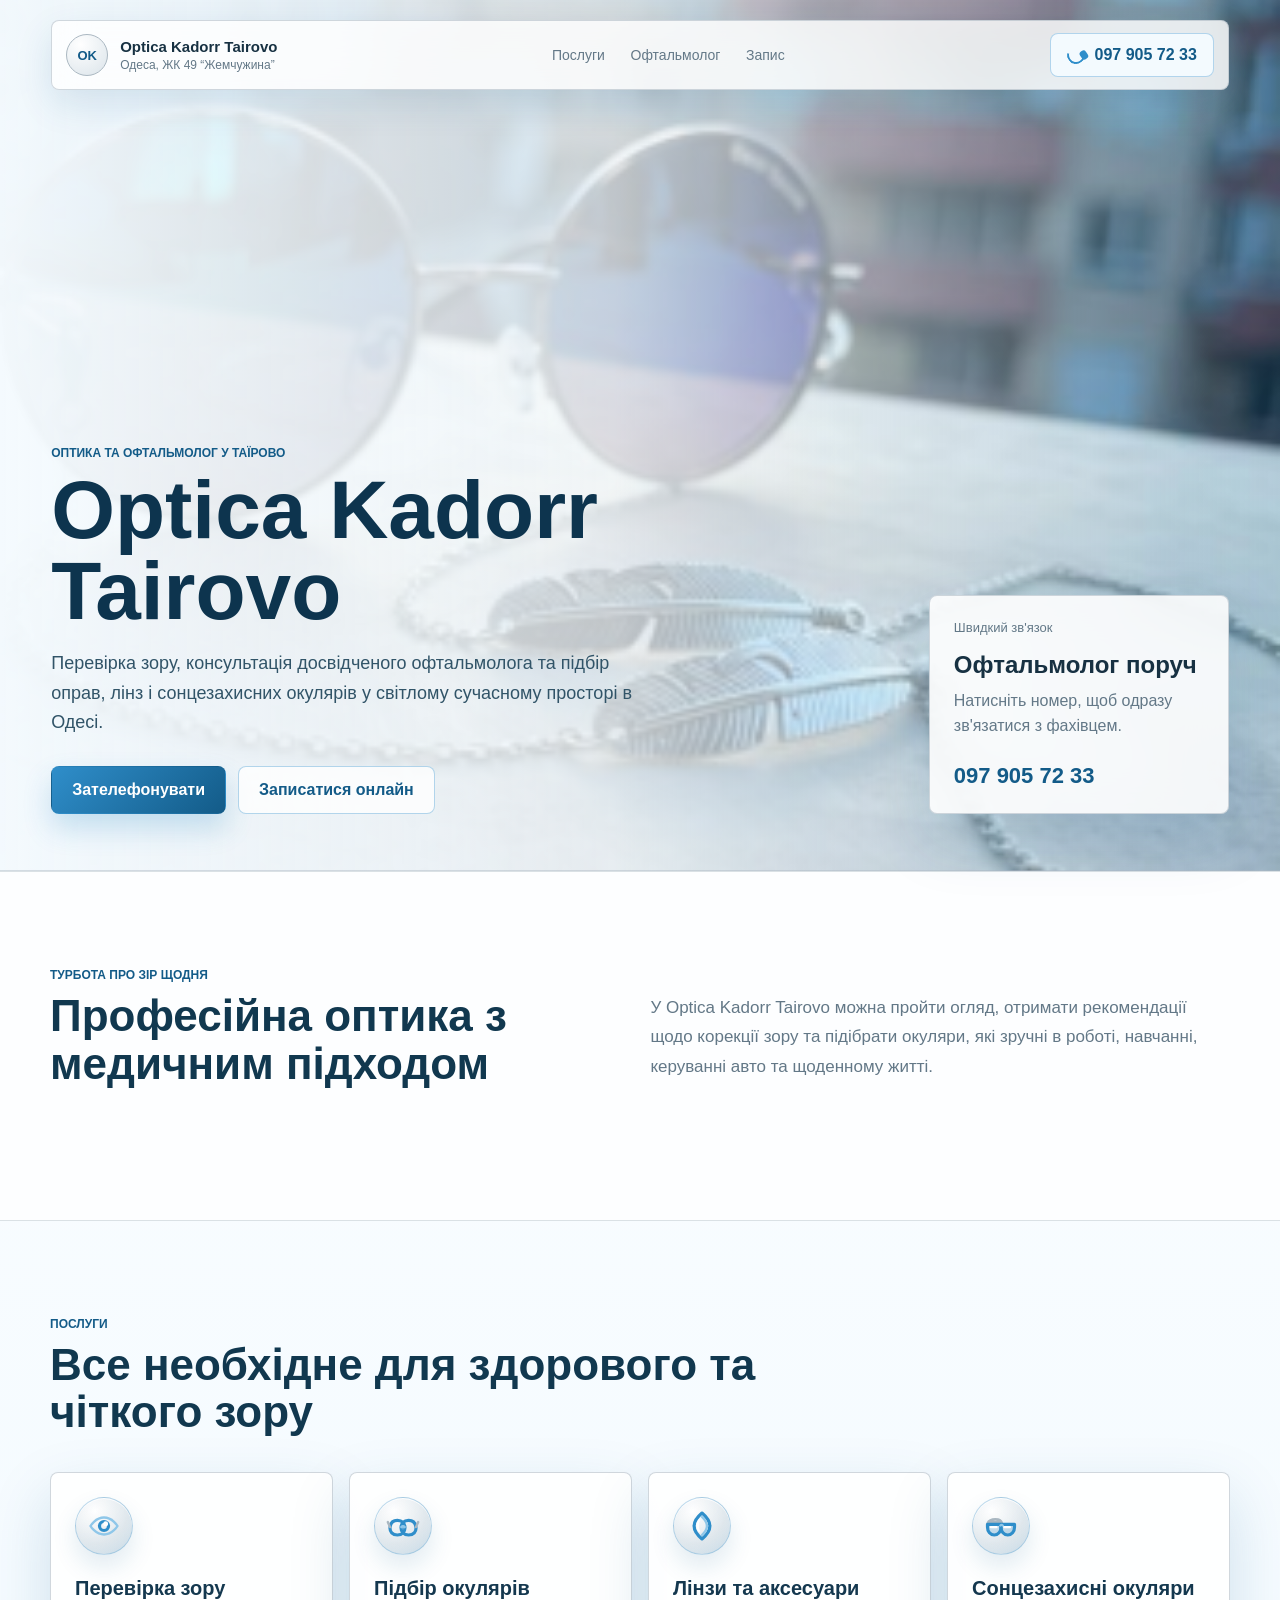
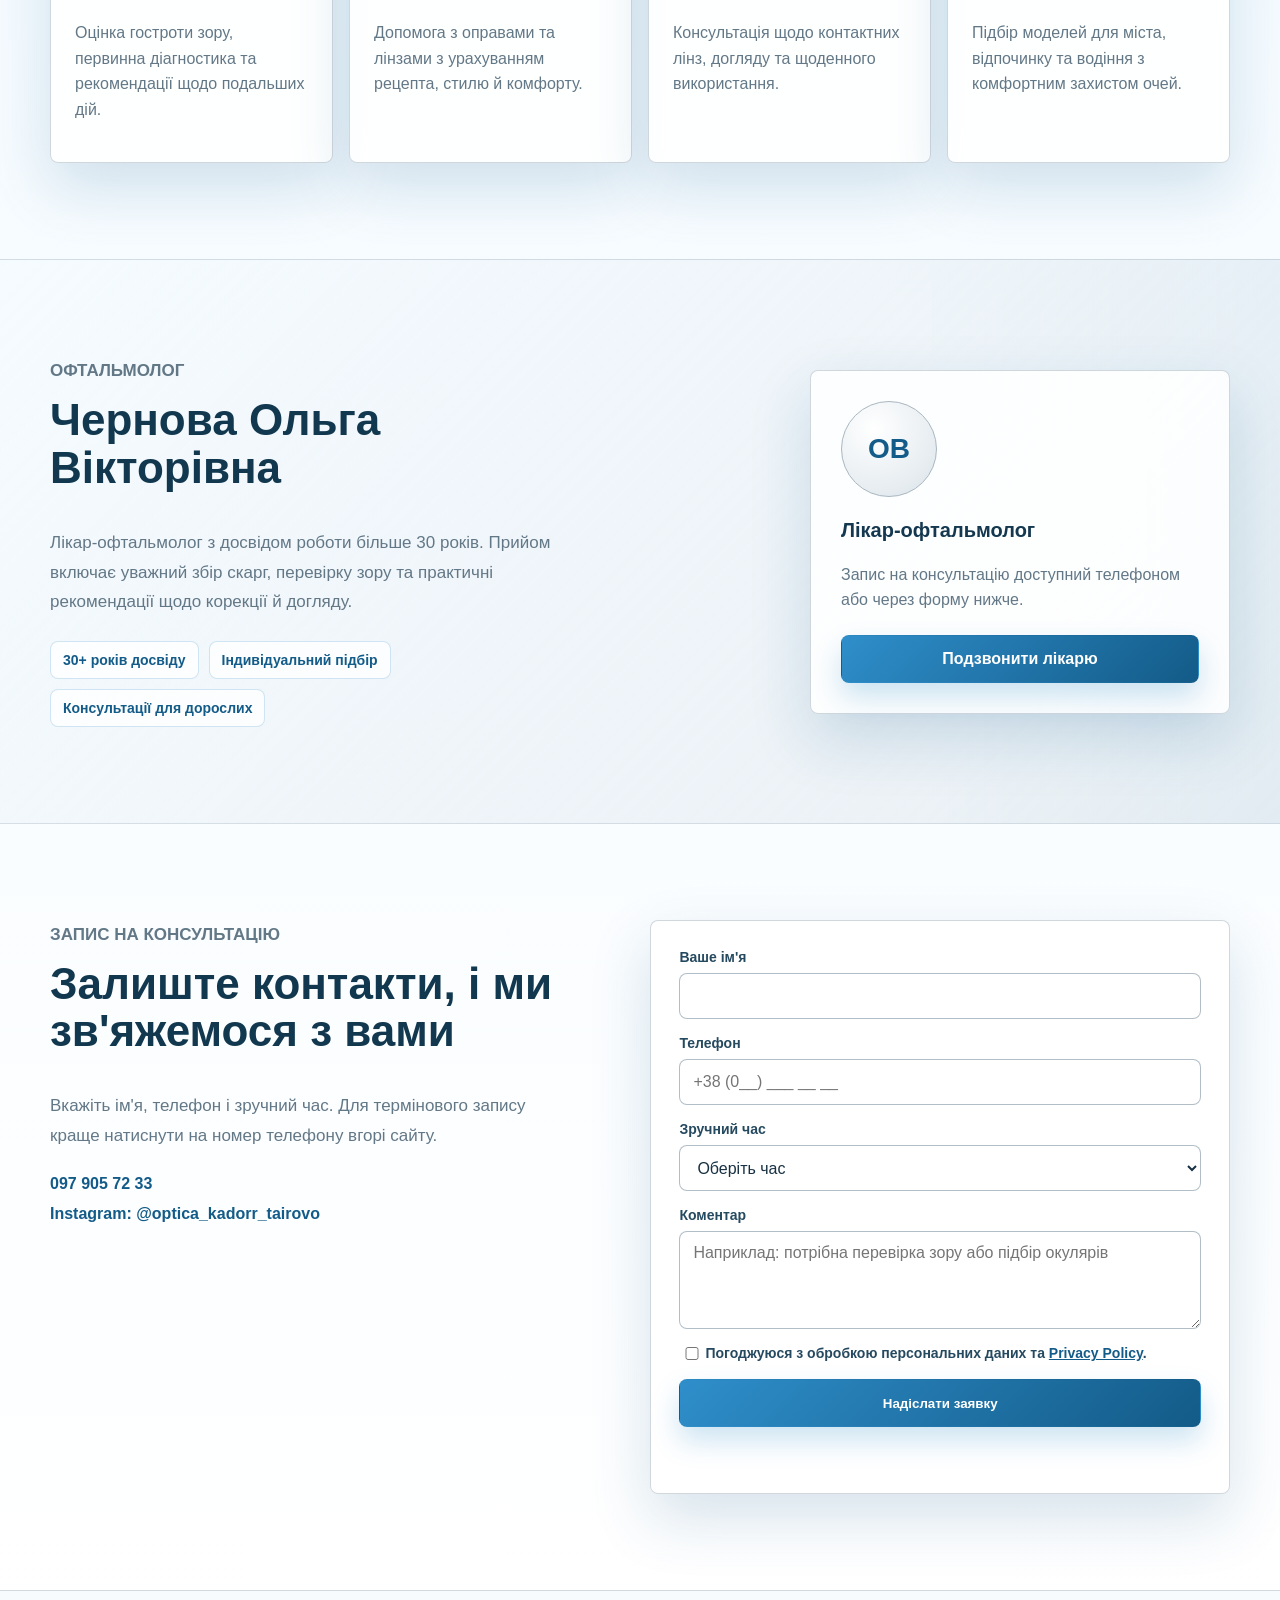
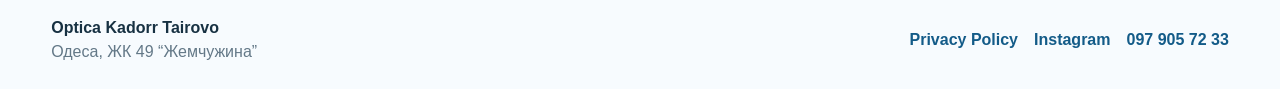
<file: index.html>
<!doctype html>
<html lang="uk">
  <head>
    <meta charset="UTF-8" />
    <meta name="viewport" content="width=device-width, initial-scale=1.0" />
    <meta
      name="description"
      content="Optica Kadorr Tairovo в Одесі: оптика, консультація офтальмолога, підбір окулярів та перевірка зору."
    />
    <title>Optica Kadorr Tairovo | Оптика та офтальмолог в Одесі</title>
    <link rel="stylesheet" href="styles.css" />
  </head>
  <body>
    <header class="site-header" id="top">
      <nav class="topbar" aria-label="Головна навігація">
        <a class="brand" href="#top" aria-label="Optica Kadorr Tairovo">
          <span class="brand-mark">OK</span>
          <span>
            <strong>Optica Kadorr Tairovo</strong>
            <small>Одеса, ЖК 49 “Жемчужина”</small>
          </span>
        </a>
        <div class="nav-links">
          <a href="#services">Послуги</a>
          <a href="#doctor">Офтальмолог</a>
          <a href="#contact">Запис</a>
        </div>
        <a class="phone-link" href="tel:+380979057233" aria-label="Подзвонити офтальмологу">
          <span class="phone-icon" aria-hidden="true"></span>
          <span>097 905 72 33</span>
        </a>
      </nav>

      <section class="hero">
        <div class="hero-copy">
          <p class="eyebrow">Оптика та офтальмолог у Таїрово</p>
          <h1>Optica Kadorr Tairovo</h1>
          <p>
            Перевірка зору, консультація досвідченого офтальмолога та підбір оправ,
            лінз і сонцезахисних окулярів у світлому сучасному просторі в Одесі.
          </p>
          <div class="hero-actions">
            <a class="button primary" href="tel:+380979057233">Зателефонувати</a>
            <a class="button secondary" href="#contact">Записатися онлайн</a>
          </div>
        </div>
        <aside class="hero-panel" aria-label="Швидкий контакт">
          <span class="panel-label">Швидкий зв'язок</span>
          <strong>Офтальмолог поруч</strong>
          <p>Натисніть номер, щоб одразу зв'язатися з фахівцем.</p>
          <a href="tel:+380979057233">097 905 72 33</a>
        </aside>
      </section>
    </header>

    <main>
      <section class="intro section-band">
        <div class="section-inner intro-grid">
          <div>
            <p class="eyebrow">Турбота про зір щодня</p>
            <h2>Професійна оптика з медичним підходом</h2>
          </div>
          <p>
            У Optica Kadorr Tairovo можна пройти огляд, отримати рекомендації щодо
            корекції зору та підібрати окуляри, які зручні в роботі, навчанні,
            керуванні авто та щоденному житті.
          </p>
        </div>
      </section>

      <section class="section-inner services" id="services">
        <div class="section-heading">
          <p class="eyebrow">Послуги</p>
          <h2>Все необхідне для здорового та чіткого зору</h2>
        </div>
        <div class="service-grid">
          <article class="service-card">
            <span class="service-icon" aria-hidden="true">
              <svg viewBox="0 0 64 64" focusable="false">
                <path class="icon-soft" d="M8 32s8.5-15 24-15 24 15 24 15-8.5 15-24 15S8 32 8 32Z" />
                <circle class="icon-main" cx="32" cy="32" r="8" />
                <circle class="icon-spark" cx="35" cy="28" r="2.4" />
              </svg>
            </span>
            <h3>Перевірка зору</h3>
            <p>Оцінка гостроти зору, первинна діагностика та рекомендації щодо подальших дій.</p>
          </article>
          <article class="service-card">
            <span class="service-icon" aria-hidden="true">
              <svg viewBox="0 0 64 64" focusable="false">
                <path class="icon-main" d="M9 34c1-8 5.5-12 13-12 8.5 0 13.5 5.6 13.5 13S30.5 48 22 48 8 42.5 9 34Z" />
                <path class="icon-main" d="M55 34c-1-8-5.5-12-13-12-8.5 0-13.5 5.6-13.5 13S33.5 48 42 48s14-5.5 13-14Z" />
                <path class="icon-soft" d="M35 34c-1.8-2-4.2-2-6 0" />
                <path class="icon-silver" d="M9 34 5 25M55 34l4-9" />
              </svg>
            </span>
            <h3>Підбір окулярів</h3>
            <p>Допомога з оправами та лінзами з урахуванням рецепта, стилю й комфорту.</p>
          </article>
          <article class="service-card">
            <span class="service-icon" aria-hidden="true">
              <svg viewBox="0 0 64 64" focusable="false">
                <path class="icon-main" d="M32 9c9 7.5 14 15.2 14 23S41 47.5 32 55C23 47.5 18 39.8 18 32S23 16.5 32 9Z" />
                <path class="icon-soft" d="M32 16c5.8 5.5 8.8 10.8 8.8 16S37.8 42.5 32 48" />
                <path class="icon-spark-line" d="M27 22c-2.2 3-3.4 6.2-3.4 9.6 0 3.2 1.1 6.4 3.4 9.4" />
              </svg>
            </span>
            <h3>Лінзи та аксесуари</h3>
            <p>Консультація щодо контактних лінз, догляду та щоденного використання.</p>
          </article>
          <article class="service-card">
            <span class="service-icon" aria-hidden="true">
              <svg viewBox="0 0 64 64" focusable="false">
                <path class="icon-silver" d="M8 27c2.5-5 7.5-7 14-7 6.2 0 11 3 12 8h-2c-1.4-2-3.4-3-6-3H14c-2.3 0-4.3.7-6 2Z" />
                <path class="icon-main fill" d="M8 29h24v5c0 8-5.2 14-12 14S8 42 8 34v-5Z" />
                <path class="icon-main fill" d="M32 29h24v5c0 8-5.2 14-12 14S32 42 32 34v-5Z" />
                <path class="icon-soft" d="M31 31c1.2-1.4 2.8-1.4 4 0" />
                <path class="icon-spark-line" d="M14 34h10M38 34h10" />
              </svg>
            </span>
            <h3>Сонцезахисні окуляри</h3>
            <p>Підбір моделей для міста, відпочинку та водіння з комфортним захистом очей.</p>
          </article>
        </div>
      </section>

      <section class="doctor-section" id="doctor">
        <div class="section-inner doctor-grid">
          <div class="doctor-copy">
            <p class="eyebrow">Офтальмолог</p>
            <h2>Чернова Ольга Вікторівна</h2>
            <p>
              Лікар-офтальмолог з досвідом роботи більше 30 років. Прийом включає уважний
              збір скарг, перевірку зору та практичні рекомендації щодо корекції й догляду.
            </p>
            <div class="doctor-facts">
              <span>30+ років досвіду</span>
              <span>Індивідуальний підбір</span>
              <span>Консультації для дорослих</span>
            </div>
          </div>
          <div class="doctor-card" aria-label="Картка лікаря">
            <div class="doctor-avatar">ОВ</div>
            <h3>Лікар-офтальмолог</h3>
            <p>Запис на консультацію доступний телефоном або через форму нижче.</p>
            <a class="button primary full" href="tel:+380979057233">Подзвонити лікарю</a>
          </div>
        </div>
      </section>

      <section class="section-inner contact-grid" id="contact">
        <div class="contact-copy">
          <p class="eyebrow">Запис на консультацію</p>
          <h2>Залиште контакти, і ми зв'яжемося з вами</h2>
          <p>
            Вкажіть ім'я, телефон і зручний час. Для термінового запису краще натиснути
            на номер телефону вгорі сайту.
          </p>
          <div class="contact-list">
            <a href="tel:+380979057233">097 905 72 33</a>
            <a href="https://www.instagram.com/optica_kadorr_tairovo?igsh=Z2t2bnNyenNkenU1" target="_blank" rel="noreferrer">
              Instagram: @optica_kadorr_tairovo
            </a>
          </div>
        </div>
        <form class="contact-form" id="contactForm">
          <label>
            <span>Ваше ім'я</span>
            <input type="text" name="name" autocomplete="name" required />
          </label>
          <label>
            <span>Телефон</span>
            <input type="tel" name="phone" inputmode="tel" autocomplete="tel" placeholder="+38 (0__) ___ __ __" required />
          </label>
          <label>
            <span>Зручний час</span>
            <select name="time" required>
              <option value="">Оберіть час</option>
              <option>Сьогодні</option>
              <option>Завтра</option>
              <option>Найближчі вихідні</option>
              <option>Уточнити телефоном</option>
            </select>
          </label>
          <label>
            <span>Коментар</span>
            <textarea name="message" rows="4" placeholder="Наприклад: потрібна перевірка зору або підбір окулярів"></textarea>
          </label>
          <label class="policy-check">
            <input type="checkbox" required />
            <span>Погоджуюся з обробкою персональних даних та <a href="privacy.html">Privacy Policy</a>.</span>
          </label>
          <button class="button primary full" type="submit">Надіслати заявку</button>
          <p class="form-note" id="formNote" role="status" aria-live="polite"></p>
        </form>
      </section>
    </main>

    <footer class="site-footer">
      <div>
        <strong>Optica Kadorr Tairovo</strong>
        <p>Одеса, ЖК 49 “Жемчужина”</p>
      </div>
      <div class="footer-links">
        <a href="privacy.html">Privacy Policy</a>
        <a href="https://www.instagram.com/optica_kadorr_tairovo?igsh=Z2t2bnNyenNkenU1" target="_blank" rel="noreferrer">
          Instagram
        </a>
        <a href="tel:+380979057233">097 905 72 33</a>
      </div>
    </footer>

    <script src="script.js"></script>
  </body>
</html>
</file>
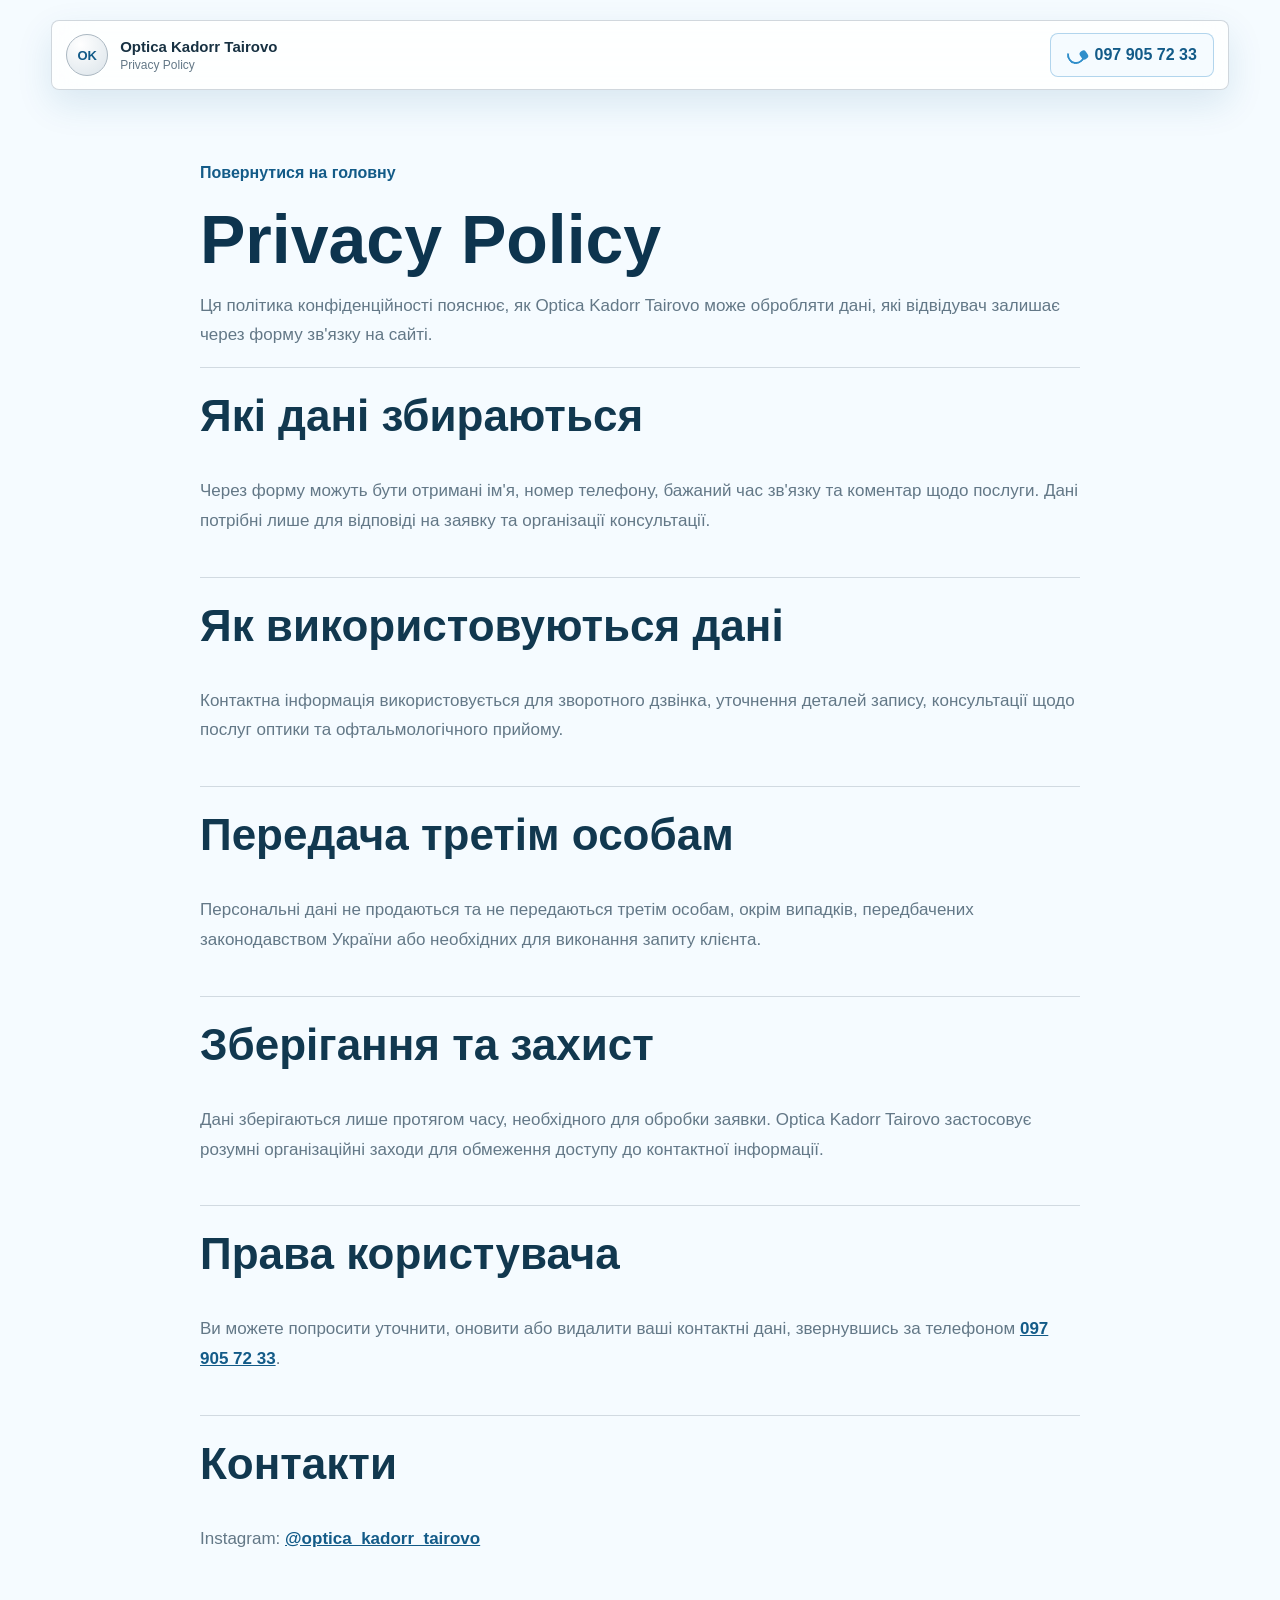
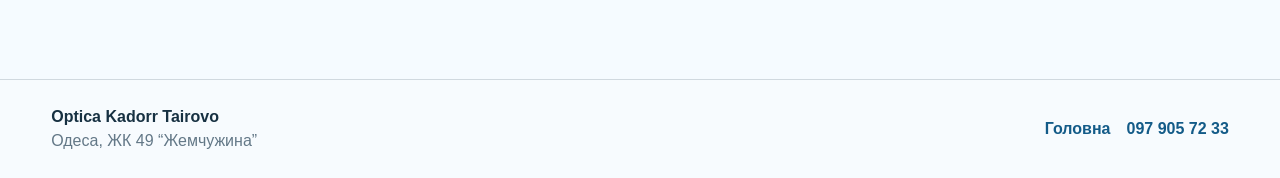
<file: privacy.html>
<!doctype html>
<html lang="uk">
  <head>
    <meta charset="UTF-8" />
    <meta name="viewport" content="width=device-width, initial-scale=1.0" />
    <meta name="description" content="Privacy Policy Optica Kadorr Tairovo." />
    <title>Privacy Policy | Optica Kadorr Tairovo</title>
    <link rel="stylesheet" href="styles.css" />
  </head>
  <body class="policy-page">
    <header class="policy-header">
      <nav class="topbar policy-topbar" aria-label="Навігація">
        <a class="brand" href="index.html">
          <span class="brand-mark">OK</span>
          <span>
            <strong>Optica Kadorr Tairovo</strong>
            <small>Privacy Policy</small>
          </span>
        </a>
        <a class="phone-link" href="tel:+380979057233">
          <span class="phone-icon" aria-hidden="true"></span>
          <span>097 905 72 33</span>
        </a>
      </nav>
    </header>

    <main class="policy-content">
      <a class="back-link" href="index.html">Повернутися на головну</a>
      <h1>Privacy Policy</h1>
      <p>
        Ця політика конфіденційності пояснює, як Optica Kadorr Tairovo може
        обробляти дані, які відвідувач залишає через форму зв'язку на сайті.
      </p>

      <section>
        <h2>Які дані збираються</h2>
        <p>
          Через форму можуть бути отримані ім'я, номер телефону, бажаний час
          зв'язку та коментар щодо послуги. Дані потрібні лише для відповіді на
          заявку та організації консультації.
        </p>
      </section>

      <section>
        <h2>Як використовуються дані</h2>
        <p>
          Контактна інформація використовується для зворотного дзвінка,
          уточнення деталей запису, консультації щодо послуг оптики та
          офтальмологічного прийому.
        </p>
      </section>

      <section>
        <h2>Передача третім особам</h2>
        <p>
          Персональні дані не продаються та не передаються третім особам, окрім
          випадків, передбачених законодавством України або необхідних для
          виконання запиту клієнта.
        </p>
      </section>

      <section>
        <h2>Зберігання та захист</h2>
        <p>
          Дані зберігаються лише протягом часу, необхідного для обробки заявки.
          Optica Kadorr Tairovo застосовує розумні організаційні заходи для
          обмеження доступу до контактної інформації.
        </p>
      </section>

      <section>
        <h2>Права користувача</h2>
        <p>
          Ви можете попросити уточнити, оновити або видалити ваші контактні дані,
          звернувшись за телефоном <a href="tel:+380979057233">097 905 72 33</a>.
        </p>
      </section>

      <section>
        <h2>Контакти</h2>
        <p>
          Instagram:
          <a href="https://www.instagram.com/optica_kadorr_tairovo?igsh=Z2t2bnNyenNkenU1" target="_blank" rel="noreferrer">
            @optica_kadorr_tairovo
          </a>
        </p>
      </section>
    </main>

    <footer class="site-footer">
      <div>
        <strong>Optica Kadorr Tairovo</strong>
        <p>Одеса, ЖК 49 “Жемчужина”</p>
      </div>
      <div class="footer-links">
        <a href="index.html">Головна</a>
        <a href="tel:+380979057233">097 905 72 33</a>
      </div>
    </footer>
  </body>
</html>
</file>
<file: styles.css>
:root {
  --white: #ffffff;
  --ice: #f5fbff;
  --blue: #2f8eca;
  --deep-blue: #135b88;
  --silver: #dbe4ea;
  --silver-strong: #aab7c1;
  --ink: #173142;
  --muted: #637887;
  --shadow: 0 24px 60px rgba(19, 91, 136, 0.17);
  --radius: 8px;
}

* {
  box-sizing: border-box;
}

html {
  scroll-behavior: smooth;
}

body {
  margin: 0;
  font-family: Arial, Helvetica, sans-serif;
  color: var(--ink);
  background: linear-gradient(180deg, var(--white), var(--ice) 48%, var(--white));
}

a {
  color: inherit;
}

.site-header {
  min-height: 92vh;
  background:
    linear-gradient(90deg, rgba(245, 251, 255, 0.98), rgba(245, 251, 255, 0.78) 48%, rgba(47, 142, 202, 0.22)),
    url("assets/optica-hero.png") right center / cover no-repeat;
  border-bottom: 1px solid rgba(170, 183, 193, 0.45);
  padding: 20px clamp(18px, 4vw, 56px) 56px;
}

.topbar {
  position: sticky;
  top: 16px;
  z-index: 10;
  display: flex;
  align-items: center;
  justify-content: space-between;
  gap: 22px;
  max-width: 1180px;
  margin: 0 auto;
  padding: 12px 14px;
  border: 1px solid rgba(170, 183, 193, 0.55);
  border-radius: var(--radius);
  background: rgba(255, 255, 255, 0.82);
  backdrop-filter: blur(18px);
  box-shadow: 0 14px 36px rgba(19, 91, 136, 0.12);
}

.brand {
  display: inline-flex;
  align-items: center;
  gap: 12px;
  min-width: 220px;
  text-decoration: none;
}

.brand-mark {
  display: grid;
  place-items: center;
  width: 42px;
  height: 42px;
  border: 1px solid var(--silver-strong);
  border-radius: 50%;
  color: var(--deep-blue);
  font-size: 13px;
  font-weight: 800;
  letter-spacing: 0;
  background: radial-gradient(circle at 34% 24%, var(--white), var(--silver));
}

.brand strong,
.brand small {
  display: block;
}

.brand strong {
  font-size: 15px;
}

.brand small {
  color: var(--muted);
  font-size: 12px;
  margin-top: 3px;
}

.nav-links {
  display: flex;
  align-items: center;
  gap: clamp(12px, 2vw, 28px);
  color: var(--muted);
  font-size: 14px;
}

.nav-links a,
.footer-links a,
.contact-list a,
.back-link {
  text-decoration: none;
}

.nav-links a:hover,
.footer-links a:hover,
.contact-list a:hover,
.back-link:hover {
  color: var(--deep-blue);
}

.phone-link {
  display: inline-flex;
  align-items: center;
  justify-content: center;
  gap: 9px;
  min-height: 44px;
  padding: 0 16px;
  border: 1px solid rgba(47, 142, 202, 0.34);
  border-radius: var(--radius);
  color: var(--deep-blue);
  font-weight: 800;
  text-decoration: none;
  background: rgba(245, 251, 255, 0.92);
}

.phone-icon,
.service-icon {
  position: relative;
  flex: 0 0 auto;
}

.phone-icon {
  width: 18px;
  height: 18px;
  border: 2px solid var(--blue);
  border-top-color: transparent;
  border-right-color: transparent;
  border-radius: 50%;
  transform: rotate(-35deg);
}

.phone-icon::after {
  content: "";
  position: absolute;
  right: -3px;
  bottom: -2px;
  width: 7px;
  height: 9px;
  border-radius: 3px;
  background: var(--blue);
}

.hero {
  display: grid;
  grid-template-columns: minmax(0, 1fr) 300px;
  align-items: end;
  gap: clamp(24px, 5vw, 70px);
  max-width: 1180px;
  min-height: calc(92vh - 104px);
  margin: 0 auto;
  padding-top: 78px;
}

.hero-copy {
  max-width: 690px;
}

.eyebrow {
  margin: 0 0 10px;
  color: var(--deep-blue);
  font-size: 12px;
  font-weight: 800;
  letter-spacing: 0;
  text-transform: uppercase;
}

h1,
h2,
h3,
p {
  margin-top: 0;
}

h1 {
  max-width: 680px;
  margin-bottom: 18px;
  color: #0d344e;
  font-size: clamp(44px, 8vw, 82px);
  line-height: 0.98;
  letter-spacing: 0;
}

h2 {
  color: #11384f;
  font-size: clamp(28px, 4vw, 44px);
  line-height: 1.08;
  letter-spacing: 0;
}

h3 {
  color: #14384f;
  font-size: 20px;
  letter-spacing: 0;
}

.hero-copy p:not(.eyebrow) {
  max-width: 600px;
  color: #315468;
  font-size: 18px;
  line-height: 1.65;
}

.hero-actions {
  display: flex;
  flex-wrap: wrap;
  gap: 12px;
  margin-top: 28px;
}

.button {
  display: inline-flex;
  align-items: center;
  justify-content: center;
  min-height: 48px;
  padding: 0 20px;
  border: 1px solid transparent;
  border-radius: var(--radius);
  font-weight: 800;
  text-decoration: none;
  cursor: pointer;
}

.button.primary {
  color: var(--white);
  background: linear-gradient(135deg, var(--blue), var(--deep-blue));
  box-shadow: 0 14px 28px rgba(47, 142, 202, 0.24);
}

.button.secondary {
  color: var(--deep-blue);
  border-color: rgba(47, 142, 202, 0.36);
  background: rgba(255, 255, 255, 0.78);
}

.button.full {
  width: 100%;
}

.hero-panel,
.doctor-card,
.contact-form,
.service-card {
  border: 1px solid rgba(170, 183, 193, 0.55);
  border-radius: var(--radius);
  background: rgba(255, 255, 255, 0.88);
  box-shadow: var(--shadow);
}

.hero-panel {
  padding: 24px;
  backdrop-filter: blur(18px);
}

.panel-label {
  display: block;
  margin-bottom: 16px;
  color: var(--muted);
  font-size: 13px;
}

.hero-panel strong {
  display: block;
  margin-bottom: 10px;
  font-size: 24px;
}

.hero-panel p {
  color: var(--muted);
  line-height: 1.55;
}

.hero-panel a {
  display: inline-block;
  margin-top: 8px;
  color: var(--deep-blue);
  font-size: 22px;
  font-weight: 900;
  text-decoration: none;
}

.section-band {
  border-block: 1px solid rgba(170, 183, 193, 0.42);
  background: rgba(255, 255, 255, 0.72);
}

.section-inner {
  width: min(1180px, calc(100% - 36px));
  margin: 0 auto;
  padding: clamp(60px, 8vw, 96px) 0;
}

.intro-grid,
.doctor-grid,
.contact-grid {
  display: grid;
  grid-template-columns: minmax(0, 0.95fr) minmax(280px, 1.05fr);
  gap: clamp(28px, 6vw, 76px);
  align-items: center;
}

.intro-grid p:last-child,
.doctor-copy p,
.contact-copy p {
  color: var(--muted);
  font-size: 17px;
  line-height: 1.75;
}

.section-heading {
  max-width: 760px;
  margin-bottom: 30px;
}

.service-grid {
  display: grid;
  grid-template-columns: repeat(4, minmax(0, 1fr));
  gap: 16px;
}

.service-card {
  min-height: 246px;
  padding: 24px;
}

.service-card p {
  color: var(--muted);
  line-height: 1.6;
}

.service-icon {
  display: block;
  width: 58px;
  height: 58px;
  margin-bottom: 22px;
  border: 1px solid rgba(47, 142, 202, 0.28);
  border-radius: 50%;
  background:
    radial-gradient(circle at 34% 24%, rgba(255, 255, 255, 0.95), rgba(219, 228, 234, 0.72) 58%, rgba(47, 142, 202, 0.14)),
    linear-gradient(145deg, var(--white), var(--silver));
  box-shadow: inset 0 1px 0 rgba(255, 255, 255, 0.9), 0 12px 24px rgba(19, 91, 136, 0.12);
}

.service-icon svg {
  width: 100%;
  height: 100%;
  padding: 10px;
  overflow: visible;
}

.service-icon path,
.service-icon circle {
  vector-effect: non-scaling-stroke;
}

.service-icon .icon-main {
  fill: none;
  stroke: var(--blue);
  stroke-width: 3.2;
  stroke-linecap: round;
  stroke-linejoin: round;
}

.service-icon .icon-main.fill {
  fill: rgba(47, 142, 202, 0.23);
}

.service-icon .icon-soft {
  fill: none;
  stroke: #8fc7e9;
  stroke-width: 2.4;
  stroke-linecap: round;
  stroke-linejoin: round;
}

.service-icon .icon-silver {
  fill: none;
  stroke: var(--silver-strong);
  stroke-width: 2.4;
  stroke-linecap: round;
  stroke-linejoin: round;
}

.service-icon .icon-spark,
.service-icon .icon-spark-line {
  fill: var(--white);
  stroke: var(--white);
  stroke-width: 2.2;
  stroke-linecap: round;
  stroke-linejoin: round;
}

.doctor-section {
  background:
    linear-gradient(135deg, rgba(245, 251, 255, 0.9), rgba(219, 228, 234, 0.54)),
    linear-gradient(90deg, transparent 0 72%, rgba(47, 142, 202, 0.08));
  border-block: 1px solid rgba(170, 183, 193, 0.42);
}

.doctor-facts {
  display: flex;
  flex-wrap: wrap;
  gap: 10px;
  margin-top: 24px;
}

.doctor-facts span {
  padding: 10px 12px;
  border: 1px solid rgba(47, 142, 202, 0.22);
  border-radius: var(--radius);
  color: var(--deep-blue);
  font-size: 14px;
  font-weight: 800;
  background: rgba(255, 255, 255, 0.76);
}

.doctor-card {
  max-width: 420px;
  padding: 30px;
  justify-self: end;
}

.doctor-avatar {
  display: grid;
  place-items: center;
  width: 96px;
  height: 96px;
  margin-bottom: 22px;
  border-radius: 50%;
  color: var(--deep-blue);
  font-size: 28px;
  font-weight: 900;
  background: radial-gradient(circle at 34% 28%, var(--white), var(--silver));
  border: 1px solid var(--silver-strong);
}

.doctor-card p {
  color: var(--muted);
  line-height: 1.6;
  margin-bottom: 22px;
}

.contact-grid {
  align-items: start;
}

.contact-list {
  display: grid;
  gap: 12px;
  margin-top: 24px;
}

.contact-list a {
  color: var(--deep-blue);
  font-weight: 800;
}

.contact-form {
  display: grid;
  gap: 16px;
  padding: 28px;
}

.contact-form label {
  display: grid;
  gap: 8px;
}

.contact-form label span {
  color: #25495f;
  font-size: 14px;
  font-weight: 800;
}

.contact-form input,
.contact-form select,
.contact-form textarea {
  width: 100%;
  min-height: 46px;
  padding: 12px 13px;
  border: 1px solid rgba(170, 183, 193, 0.9);
  border-radius: var(--radius);
  color: var(--ink);
  font: inherit;
  background: rgba(255, 255, 255, 0.94);
  outline: none;
}

.contact-form textarea {
  resize: vertical;
}

.contact-form input:focus,
.contact-form select:focus,
.contact-form textarea:focus {
  border-color: var(--blue);
  box-shadow: 0 0 0 3px rgba(47, 142, 202, 0.14);
}

.policy-check {
  grid-template-columns: 18px 1fr;
  align-items: start;
}

.policy-check input {
  min-height: auto;
  margin-top: 2px;
}

.policy-check a {
  color: var(--deep-blue);
}

.form-note {
  min-height: 22px;
  margin: 0;
  color: var(--deep-blue);
  font-weight: 800;
}

.site-footer {
  display: flex;
  align-items: center;
  justify-content: space-between;
  gap: 24px;
  padding: 28px clamp(18px, 4vw, 56px);
  border-top: 1px solid rgba(170, 183, 193, 0.5);
  background: #f7fbfe;
}

.site-footer p {
  margin: 6px 0 0;
  color: var(--muted);
}

.footer-links {
  display: flex;
  flex-wrap: wrap;
  gap: 16px;
  color: var(--deep-blue);
  font-weight: 800;
}

.policy-page {
  background: var(--ice);
}

.policy-header {
  padding: 20px clamp(18px, 4vw, 56px);
}

.policy-topbar {
  position: static;
}

.policy-content {
  width: min(880px, calc(100% - 36px));
  margin: 0 auto;
  padding: 54px 0 84px;
}

.policy-content h1 {
  font-size: clamp(40px, 7vw, 68px);
}

.policy-content section {
  padding: 24px 0;
  border-top: 1px solid rgba(170, 183, 193, 0.48);
}

.policy-content p {
  color: var(--muted);
  font-size: 17px;
  line-height: 1.75;
}

.policy-content a,
.back-link {
  color: var(--deep-blue);
  font-weight: 800;
}

.back-link {
  display: inline-block;
  margin-bottom: 24px;
}

@media (max-width: 920px) {
  .site-header {
    min-height: auto;
    background:
      linear-gradient(180deg, rgba(245, 251, 255, 0.98), rgba(245, 251, 255, 0.8) 56%, rgba(47, 142, 202, 0.18)),
      url("assets/optica-hero.png") center top / cover no-repeat;
  }

  .topbar,
  .hero,
  .intro-grid,
  .doctor-grid,
  .contact-grid {
    grid-template-columns: 1fr;
  }

  .topbar {
    display: grid;
    top: 10px;
  }

  .nav-links {
    order: 3;
    justify-content: space-between;
    width: 100%;
  }

  .hero {
    min-height: auto;
    padding-top: 92px;
  }

  .hero-panel,
  .doctor-card {
    max-width: none;
    justify-self: stretch;
  }

  .service-grid {
    grid-template-columns: repeat(2, minmax(0, 1fr));
  }
}

@media (max-width: 580px) {
  .site-header {
    padding-inline: 14px;
  }

  .brand {
    min-width: 0;
  }

  .brand strong {
    font-size: 14px;
  }

  .phone-link {
    width: 100%;
  }

  .nav-links {
    overflow-x: auto;
    padding-bottom: 2px;
  }

  h1 {
    font-size: 42px;
  }

  .hero-copy p:not(.eyebrow) {
    font-size: 16px;
  }

  .hero-actions,
  .site-footer,
  .footer-links {
    align-items: stretch;
    flex-direction: column;
  }

  .button {
    width: 100%;
  }

  .service-grid {
    grid-template-columns: 1fr;
  }

  .contact-form {
    padding: 20px;
  }
}
</file>
